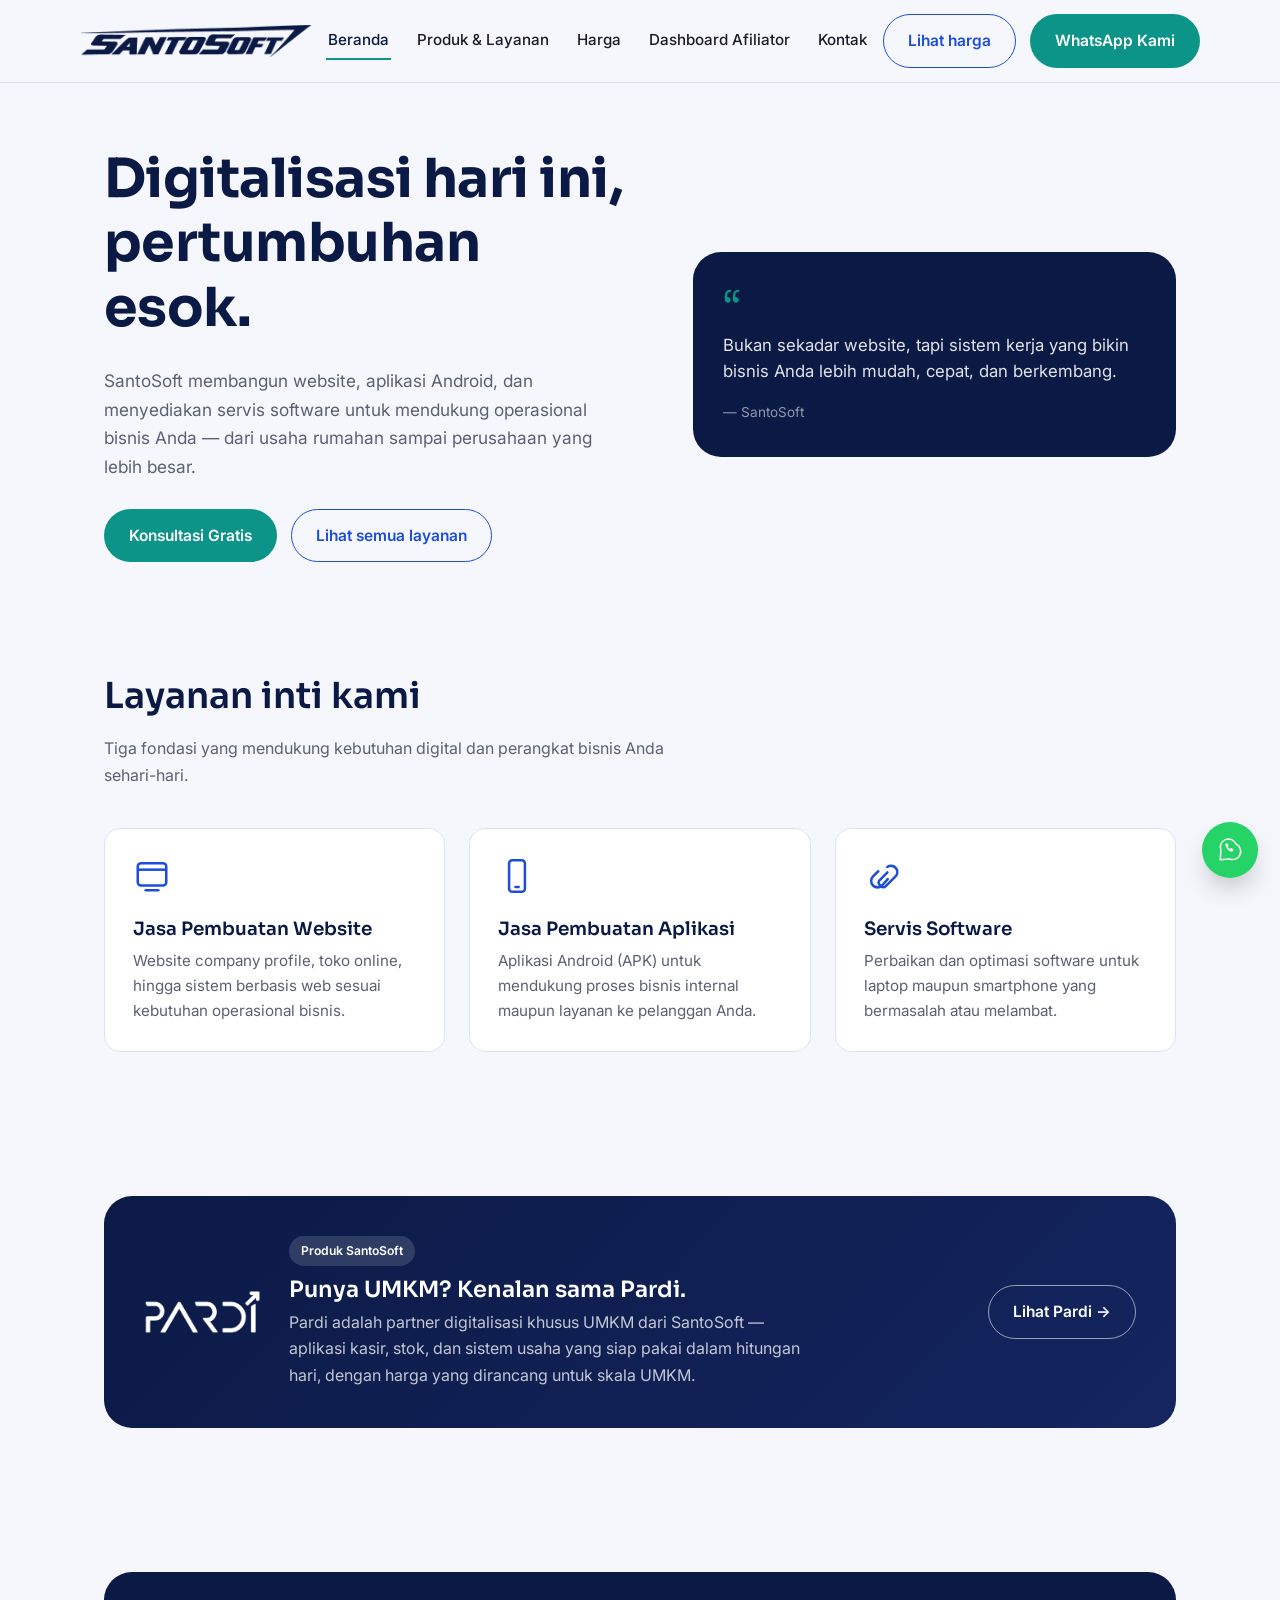
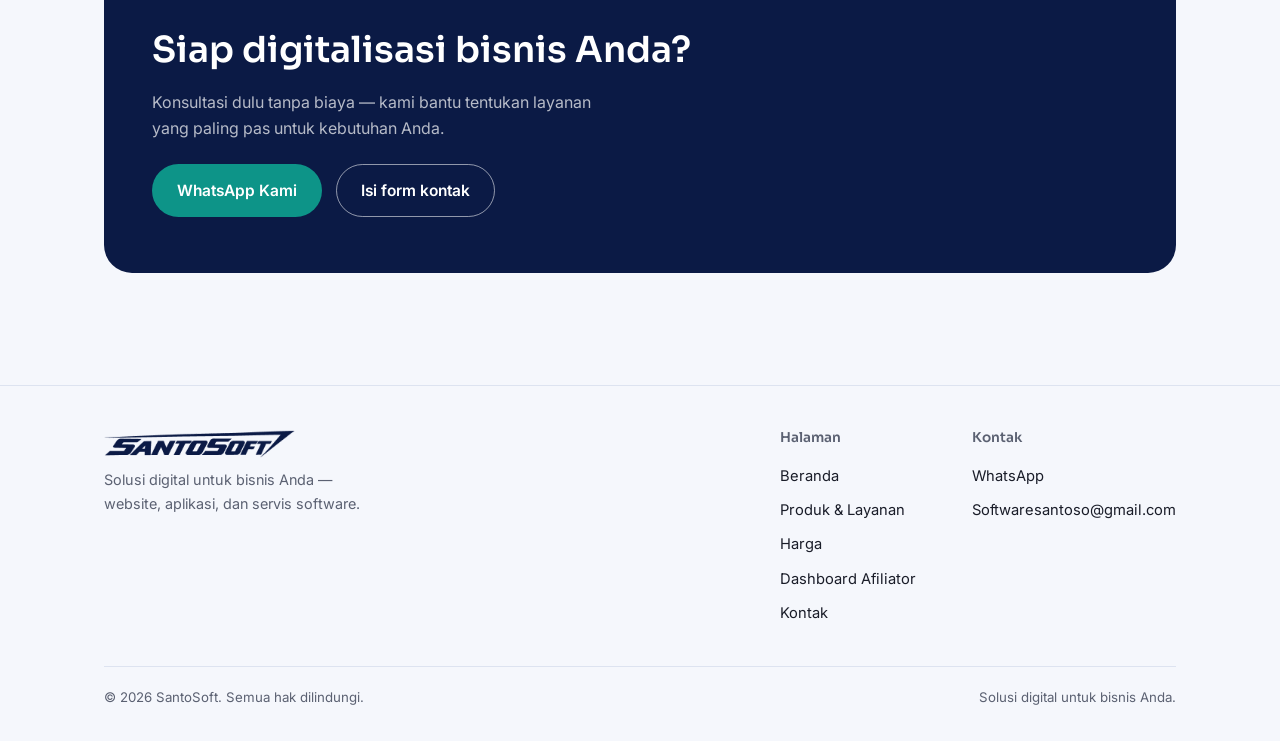
<file: index.html>
<!DOCTYPE html>
<html lang="id">
<head>
<meta charset="UTF-8">
<meta name="viewport" content="width=device-width, initial-scale=1">
<title>SantoSoft — Solusi Digital untuk Bisnis Anda</title>
<meta name="description" content="SantoSoft menyediakan jasa pembuatan website, aplikasi Android, dan servis software laptop/smartphone untuk mendukung operasional bisnis Anda.">
<link rel="manifest" href="manifest.json">
<meta name="theme-color" content="#1D4ED8">
<link rel="apple-touch-icon" href="assets/icons/apple-touch-icon.png">
<link rel="icon" href="assets/icons/favicon-32.png" sizes="32x32">
<link rel="stylesheet" href="assets/css/style.css">
</head>
<body>

<header class="site-header">
  <div class="wrap nav">
    <a href="index.html" class="nav-logo"><img src="assets/img/logo-santosoft.png" alt="SantoSoft"></a>
    <nav class="nav-links" id="nav-links">
      <a href="index.html" aria-current="page">Beranda</a>
      <a href="layanan.html">Produk &amp; Layanan</a>
      <a href="harga.html">Harga</a>
      <a href="afiliator.html">Dashboard Afiliator</a>
      <a href="kontak.html">Kontak</a>
    </nav>
    <div class="nav-cta">
      <a class="btn btn-outline" href="harga.html">Lihat harga</a>
      <a class="btn btn-primary" href="https://wa.me/6281212551846" target="_blank" rel="noopener">WhatsApp Kami</a>
      <button class="nav-toggle" aria-label="Buka menu" aria-expanded="false"><span></span><span></span><span></span></button>
    </div>
  </div>
</header>

<main>

  <section class="hero">
    <div class="wrap hero-grid">
      <div>
        <h1>Digitalisasi hari ini, pertumbuhan esok.</h1>
        <p class="hero-sub">SantoSoft membangun website, aplikasi Android, dan menyediakan servis software untuk mendukung operasional bisnis Anda — dari usaha rumahan sampai perusahaan yang lebih besar.</p>
        <div class="hero-ctas">
          <a class="btn btn-primary" href="https://wa.me/6281212551846" target="_blank" rel="noopener">Konsultasi Gratis</a>
          <a class="btn btn-outline" href="layanan.html">Lihat semua layanan</a>
        </div>
      </div>
      <div class="quote-card">
        <div class="mark">&ldquo;</div>
        <p>Bukan sekadar website, tapi sistem kerja yang bikin bisnis Anda lebih mudah, cepat, dan berkembang.</p>
        <div class="who">— SantoSoft</div>
      </div>
    </div>
  </section>

  <section>
    <div class="wrap">
      <div class="section-head">
        <h2>Layanan inti kami</h2>
        <p>Tiga fondasi yang mendukung kebutuhan digital dan perangkat bisnis Anda sehari-hari.</p>
      </div>
      <div class="value-grid">
        <div class="value-card">
          <svg class="value-mark" viewBox="0 0 24 24" fill="none"><rect x="3" y="4" width="18" height="14" rx="2" stroke="#1D4ED8" stroke-width="1.6"/><path d="M3 8h18" stroke="#1D4ED8" stroke-width="1.6"/><path d="M8 21h8" stroke="#1D4ED8" stroke-width="1.6" stroke-linecap="round"/></svg>
          <h3>Jasa Pembuatan Website</h3>
          <p>Website company profile, toko online, hingga sistem berbasis web sesuai kebutuhan operasional bisnis.</p>
        </div>
        <div class="value-card">
          <svg class="value-mark" viewBox="0 0 24 24" fill="none"><rect x="7" y="2" width="10" height="20" rx="2" stroke="#1D4ED8" stroke-width="1.6"/><path d="M11 19h2" stroke="#1D4ED8" stroke-width="1.6" stroke-linecap="round"/></svg>
          <h3>Jasa Pembuatan Aplikasi</h3>
          <p>Aplikasi Android (APK) untuk mendukung proses bisnis internal maupun layanan ke pelanggan Anda.</p>
        </div>
        <div class="value-card">
          <svg class="value-mark" viewBox="0 0 24 24" fill="none"><path d="M14.7 6.3a4 4 0 015.7 5.4l-6.8 6.8a2 2 0 01-2.8 0l-1-1a2 2 0 010-2.8l5-5" stroke="#1D4ED8" stroke-width="1.6" stroke-linecap="round" stroke-linejoin="round"/><path d="M9 9l-3.3 3.3a4 4 0 105.7 5.7L15 14" stroke="#1D4ED8" stroke-width="1.6" stroke-linecap="round" stroke-linejoin="round"/></svg>
          <h3>Servis Software</h3>
          <p>Perbaikan dan optimasi software untuk laptop maupun smartphone yang bermasalah atau melambat.</p>
        </div>
      </div>
    </div>
  </section>

  <section>
    <div class="wrap">
      <div class="pardi-card">
        <img src="assets/img/logo-pardi-white.png" alt="Pardi">
        <div>
          <span class="pardi-badge">Produk SantoSoft</span>
          <h3>Punya UMKM? Kenalan sama Pardi.</h3>
          <p>Pardi adalah partner digitalisasi khusus UMKM dari SantoSoft — aplikasi kasir, stok, dan sistem usaha yang siap pakai dalam hitungan hari, dengan harga yang dirancang untuk skala UMKM.</p>
        </div>
        <a class="btn btn-outline on-dark" href="layanan.html#pardi">Lihat Pardi &rarr;</a>
      </div>
    </div>
  </section>

  <section>
    <div class="wrap">
      <div class="cta-banner">
        <h2>Siap digitalisasi bisnis Anda?</h2>
        <p>Konsultasi dulu tanpa biaya — kami bantu tentukan layanan yang paling pas untuk kebutuhan Anda.</p>
        <div class="hero-ctas">
          <a class="btn btn-primary" href="https://wa.me/6281212551846" target="_blank" rel="noopener">WhatsApp Kami</a>
          <a class="btn btn-outline on-dark" href="kontak.html">Isi form kontak</a>
        </div>
      </div>
    </div>
  </section>

</main>

<footer class="site-footer">
  <div class="wrap">
    <div class="footer-grid">
      <div class="footer-logo">
        <img src="assets/img/logo-santosoft.png" alt="SantoSoft">
        <p class="muted" style="max-width:32ch; font-size:.9rem;">Solusi digital untuk bisnis Anda — website, aplikasi, dan servis software.</p>
      </div>
      <div class="footer-cols">
        <div class="footer-col">
          <h4>Halaman</h4>
          <a href="index.html">Beranda</a>
          <a href="layanan.html">Produk &amp; Layanan</a>
          <a href="harga.html">Harga</a>
          <a href="afiliator.html">Dashboard Afiliator</a>
          <a href="kontak.html">Kontak</a>
        </div>
        <div class="footer-col">
          <h4>Kontak</h4>
          <a href="https://wa.me/6281212551846" target="_blank" rel="noopener">WhatsApp</a>
          <a href="mailto:Softwaresantoso@gmail.com">Softwaresantoso@gmail.com</a>
        </div>
      </div>
    </div>
    <div class="footer-bottom">
      <span>&copy; 2026 SantoSoft. Semua hak dilindungi.</span>
      <span>Solusi digital untuk bisnis Anda.</span>
    </div>
  </div>
</footer>

<a class="wa-float" href="https://wa.me/6281212551846" target="_blank" rel="noopener" aria-label="Chat WhatsApp">
  <svg width="26" height="26" viewBox="0 0 24 24" fill="none"><path d="M17.5 6.5a7.5 7.5 0 10-13.9 5.7L3 21l8.9-.6a7.5 7.5 0 005.6-13.9z" stroke="#fff" stroke-width="1.4"/><path d="M8.5 8.5c.3 2.5 2.5 4.7 5 5 .5 0 1.3-.2 1.5-1 .2-.6 0-1.2-.3-1.4l-1.4-.7c-.3-.2-.6-.1-.8.1l-.4.5c-.9-.4-1.7-1.2-2.1-2.1l.5-.4c.2-.2.3-.5.1-.8l-.7-1.4c-.2-.3-.8-.5-1.4-.3-.8.2-1 1-1 1.5z" fill="#fff"/></svg>
</a>

<script src="assets/js/main.js"></script>
</body>
</html>
</file>
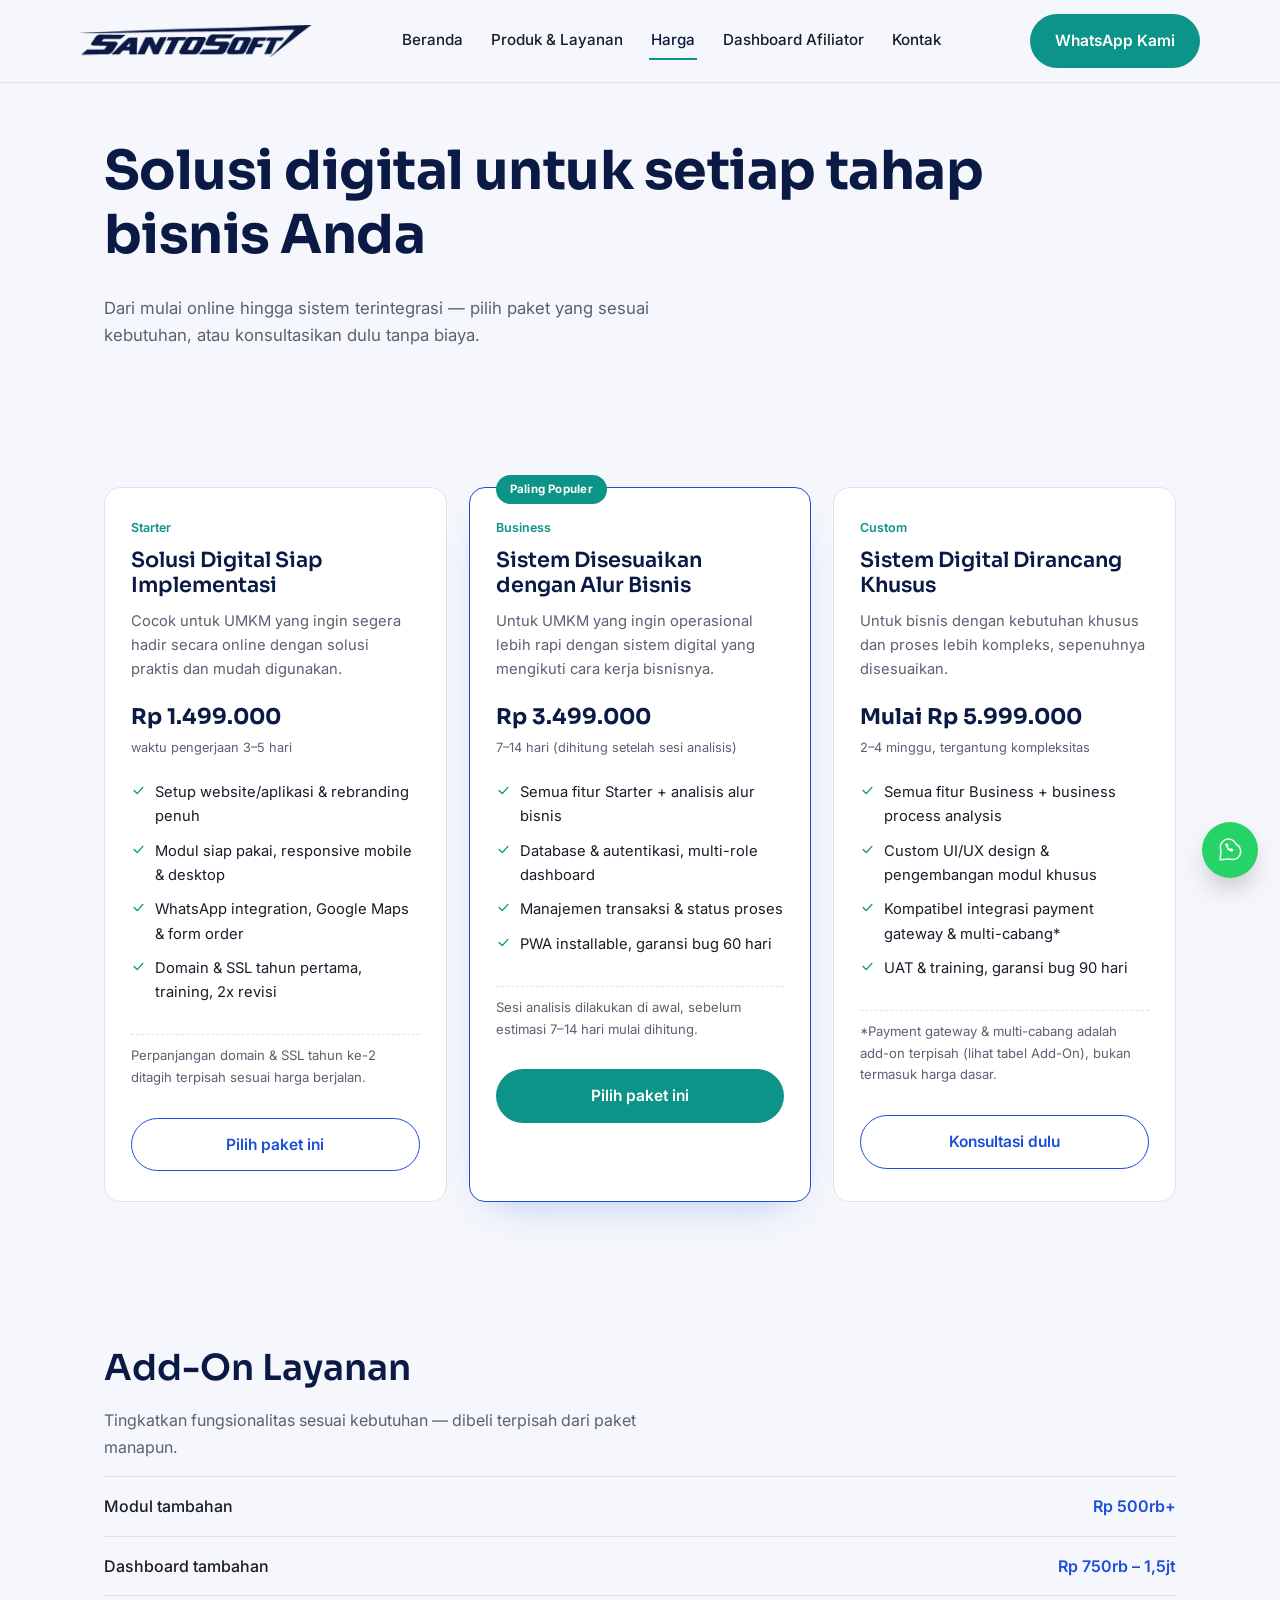
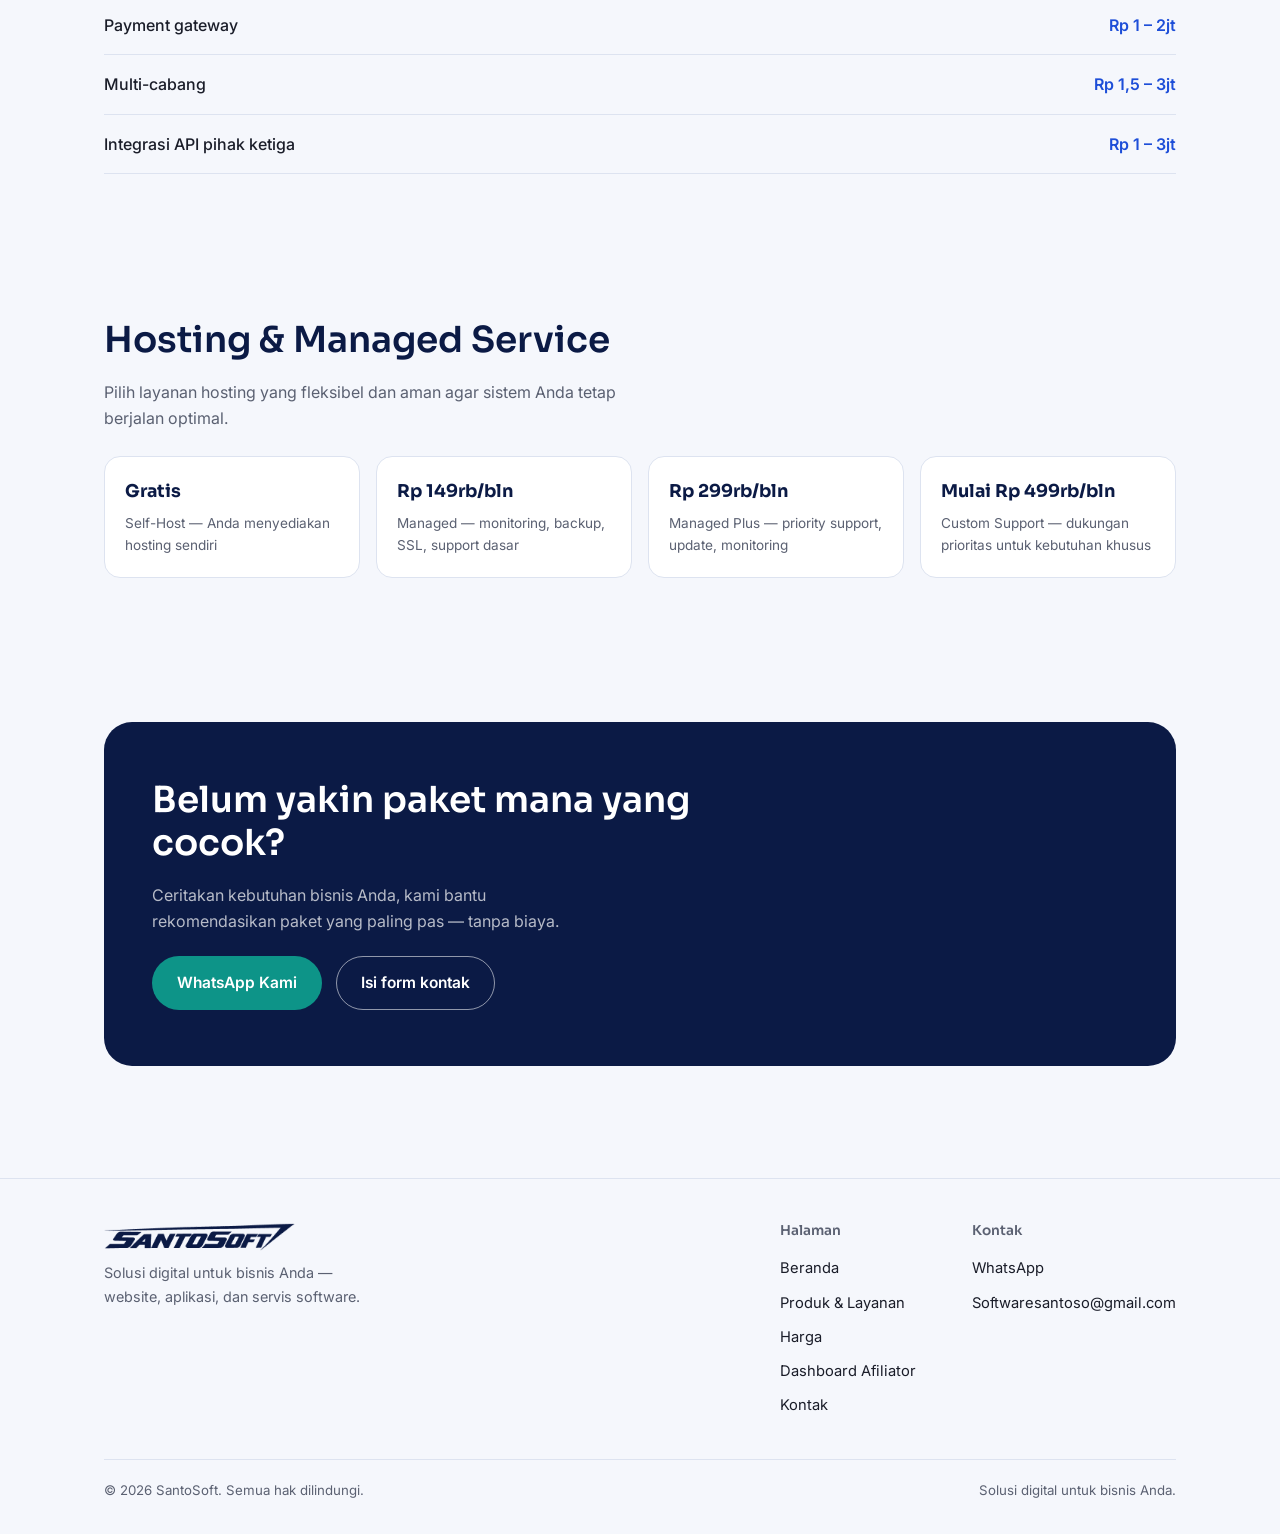
<file: harga.html>
<!DOCTYPE html>
<html lang="id">
<head>
<meta charset="UTF-8">
<meta name="viewport" content="width=device-width, initial-scale=1">
<title>Harga — SantoSoft</title>
<meta name="description" content="Paket Starter, Business, dan Custom dari SantoSoft — solusi digital untuk setiap tahap bisnis Anda.">
<link rel="manifest" href="manifest.json">
<meta name="theme-color" content="#1D4ED8">
<link rel="apple-touch-icon" href="assets/icons/apple-touch-icon.png">
<link rel="icon" href="assets/icons/favicon-32.png" sizes="32x32">
<link rel="stylesheet" href="assets/css/style.css">
</head>
<body>

<header class="site-header">
  <div class="wrap nav">
    <a href="index.html" class="nav-logo"><img src="assets/img/logo-santosoft.png" alt="SantoSoft"></a>
    <nav class="nav-links" id="nav-links">
      <a href="index.html">Beranda</a>
      <a href="layanan.html">Produk &amp; Layanan</a>
      <a href="harga.html" aria-current="page">Harga</a>
      <a href="afiliator.html">Dashboard Afiliator</a>
      <a href="kontak.html">Kontak</a>
    </nav>
    <div class="nav-cta">
      <a class="btn btn-primary" href="https://wa.me/6281212551846" target="_blank" rel="noopener">WhatsApp Kami</a>
      <button class="nav-toggle" aria-label="Buka menu" aria-expanded="false"><span></span><span></span><span></span></button>
    </div>
  </div>
</header>

<main>

  <section class="page-hero">
    <div class="wrap">
      <h1>Solusi digital untuk setiap tahap bisnis Anda</h1>
      <p>Dari mulai online hingga sistem terintegrasi — pilih paket yang sesuai kebutuhan, atau konsultasikan dulu tanpa biaya.</p>
    </div>
  </section>

  <section>
    <div class="wrap">
      <div class="pkg-grid">

        <div class="pkg-card">
          <div class="pkg-tag">Starter</div>
          <h3>Solusi Digital Siap Implementasi</h3>
          <p class="pkg-fit">Cocok untuk UMKM yang ingin segera hadir secara online dengan solusi praktis dan mudah digunakan.</p>
          <div class="pkg-price">Rp 1.499.000<span>waktu pengerjaan 3–5 hari</span></div>
          <ul class="pkg-list">
            <li><svg width="15" height="15" viewBox="0 0 24 24" fill="none"><path d="M5 12l5 5L19 7" stroke="#0D9488" stroke-width="2.2" stroke-linecap="round" stroke-linejoin="round"/></svg>Setup website/aplikasi &amp; rebranding penuh</li>
            <li><svg width="15" height="15" viewBox="0 0 24 24" fill="none"><path d="M5 12l5 5L19 7" stroke="#0D9488" stroke-width="2.2" stroke-linecap="round" stroke-linejoin="round"/></svg>Modul siap pakai, responsive mobile &amp; desktop</li>
            <li><svg width="15" height="15" viewBox="0 0 24 24" fill="none"><path d="M5 12l5 5L19 7" stroke="#0D9488" stroke-width="2.2" stroke-linecap="round" stroke-linejoin="round"/></svg>WhatsApp integration, Google Maps &amp; form order</li>
            <li><svg width="15" height="15" viewBox="0 0 24 24" fill="none"><path d="M5 12l5 5L19 7" stroke="#0D9488" stroke-width="2.2" stroke-linecap="round" stroke-linejoin="round"/></svg>Domain &amp; SSL tahun pertama, training, 2x revisi</li>
          </ul>
          <p class="pkg-note">Perpanjangan domain &amp; SSL tahun ke-2 ditagih terpisah sesuai harga berjalan.</p>
          <a class="btn btn-outline" href="kontak.html" style="margin-top:16px;">Pilih paket ini</a>
        </div>

        <div class="pkg-card featured">
          <div class="pkg-featured-tag">Paling Populer</div>
          <div class="pkg-tag">Business</div>
          <h3>Sistem Disesuaikan dengan Alur Bisnis</h3>
          <p class="pkg-fit">Untuk UMKM yang ingin operasional lebih rapi dengan sistem digital yang mengikuti cara kerja bisnisnya.</p>
          <div class="pkg-price">Rp 3.499.000<span>7–14 hari (dihitung setelah sesi analisis)</span></div>
          <ul class="pkg-list">
            <li><svg width="15" height="15" viewBox="0 0 24 24" fill="none"><path d="M5 12l5 5L19 7" stroke="#0D9488" stroke-width="2.2" stroke-linecap="round" stroke-linejoin="round"/></svg>Semua fitur Starter + analisis alur bisnis</li>
            <li><svg width="15" height="15" viewBox="0 0 24 24" fill="none"><path d="M5 12l5 5L19 7" stroke="#0D9488" stroke-width="2.2" stroke-linecap="round" stroke-linejoin="round"/></svg>Database &amp; autentikasi, multi-role dashboard</li>
            <li><svg width="15" height="15" viewBox="0 0 24 24" fill="none"><path d="M5 12l5 5L19 7" stroke="#0D9488" stroke-width="2.2" stroke-linecap="round" stroke-linejoin="round"/></svg>Manajemen transaksi &amp; status proses</li>
            <li><svg width="15" height="15" viewBox="0 0 24 24" fill="none"><path d="M5 12l5 5L19 7" stroke="#0D9488" stroke-width="2.2" stroke-linecap="round" stroke-linejoin="round"/></svg>PWA installable, garansi bug 60 hari</li>
          </ul>
          <p class="pkg-note">Sesi analisis dilakukan di awal, sebelum estimasi 7–14 hari mulai dihitung.</p>
          <a class="btn btn-primary" href="kontak.html" style="margin-top:16px;">Pilih paket ini</a>
        </div>

        <div class="pkg-card">
          <div class="pkg-tag">Custom</div>
          <h3>Sistem Digital Dirancang Khusus</h3>
          <p class="pkg-fit">Untuk bisnis dengan kebutuhan khusus dan proses lebih kompleks, sepenuhnya disesuaikan.</p>
          <div class="pkg-price">Mulai Rp 5.999.000<span>2–4 minggu, tergantung kompleksitas</span></div>
          <ul class="pkg-list">
            <li><svg width="15" height="15" viewBox="0 0 24 24" fill="none"><path d="M5 12l5 5L19 7" stroke="#0D9488" stroke-width="2.2" stroke-linecap="round" stroke-linejoin="round"/></svg>Semua fitur Business + business process analysis</li>
            <li><svg width="15" height="15" viewBox="0 0 24 24" fill="none"><path d="M5 12l5 5L19 7" stroke="#0D9488" stroke-width="2.2" stroke-linecap="round" stroke-linejoin="round"/></svg>Custom UI/UX design &amp; pengembangan modul khusus</li>
            <li><svg width="15" height="15" viewBox="0 0 24 24" fill="none"><path d="M5 12l5 5L19 7" stroke="#0D9488" stroke-width="2.2" stroke-linecap="round" stroke-linejoin="round"/></svg>Kompatibel integrasi payment gateway &amp; multi-cabang*</li>
            <li><svg width="15" height="15" viewBox="0 0 24 24" fill="none"><path d="M5 12l5 5L19 7" stroke="#0D9488" stroke-width="2.2" stroke-linecap="round" stroke-linejoin="round"/></svg>UAT &amp; training, garansi bug 90 hari</li>
          </ul>
          <p class="pkg-note">*Payment gateway &amp; multi-cabang adalah add-on terpisah (lihat tabel Add-On), bukan termasuk harga dasar.</p>
          <a class="btn btn-outline" href="kontak.html" style="margin-top:16px;">Konsultasi dulu</a>
        </div>

      </div>
    </div>
  </section>

  <section>
    <div class="wrap">
      <div class="section-head">
        <h2>Add-On Layanan</h2>
        <p>Tingkatkan fungsionalitas sesuai kebutuhan — dibeli terpisah dari paket manapun.</p>
      </div>
      <div class="addon-list">
        <div class="addon-row"><span class="name">Modul tambahan</span><span class="price">Rp 500rb+</span></div>
        <div class="addon-row"><span class="name">Dashboard tambahan</span><span class="price">Rp 750rb – 1,5jt</span></div>
        <div class="addon-row"><span class="name">Payment gateway</span><span class="price">Rp 1 – 2jt</span></div>
        <div class="addon-row"><span class="name">Multi-cabang</span><span class="price">Rp 1,5 – 3jt</span></div>
        <div class="addon-row"><span class="name">Integrasi API pihak ketiga</span><span class="price">Rp 1 – 3jt</span></div>
      </div>
    </div>
  </section>

  <section>
    <div class="wrap">
      <div class="section-head">
        <h2>Hosting &amp; Managed Service</h2>
        <p>Pilih layanan hosting yang fleksibel dan aman agar sistem Anda tetap berjalan optimal.</p>
      </div>
      <div class="hosting-grid">
        <div class="hosting-card"><div class="price">Gratis</div><p>Self-Host — Anda menyediakan hosting sendiri</p></div>
        <div class="hosting-card"><div class="price">Rp 149rb/bln</div><p>Managed — monitoring, backup, SSL, support dasar</p></div>
        <div class="hosting-card"><div class="price">Rp 299rb/bln</div><p>Managed Plus — priority support, update, monitoring</p></div>
        <div class="hosting-card"><div class="price">Mulai Rp 499rb/bln</div><p>Custom Support — dukungan prioritas untuk kebutuhan khusus</p></div>
      </div>
    </div>
  </section>

  <section>
    <div class="wrap">
      <div class="cta-banner">
        <h2>Belum yakin paket mana yang cocok?</h2>
        <p>Ceritakan kebutuhan bisnis Anda, kami bantu rekomendasikan paket yang paling pas — tanpa biaya.</p>
        <div class="hero-ctas">
          <a class="btn btn-primary" href="https://wa.me/6281212551846" target="_blank" rel="noopener">WhatsApp Kami</a>
          <a class="btn btn-outline on-dark" href="kontak.html">Isi form kontak</a>
        </div>
      </div>
    </div>
  </section>

</main>

<footer class="site-footer">
  <div class="wrap">
    <div class="footer-grid">
      <div class="footer-logo">
        <img src="assets/img/logo-santosoft.png" alt="SantoSoft">
        <p class="muted" style="max-width:32ch; font-size:.9rem;">Solusi digital untuk bisnis Anda — website, aplikasi, dan servis software.</p>
      </div>
      <div class="footer-cols">
        <div class="footer-col">
          <h4>Halaman</h4>
          <a href="index.html">Beranda</a>
          <a href="layanan.html">Produk &amp; Layanan</a>
          <a href="harga.html">Harga</a>
          <a href="afiliator.html">Dashboard Afiliator</a>
          <a href="kontak.html">Kontak</a>
        </div>
        <div class="footer-col">
          <h4>Kontak</h4>
          <a href="https://wa.me/6281212551846" target="_blank" rel="noopener">WhatsApp</a>
          <a href="mailto:Softwaresantoso@gmail.com">Softwaresantoso@gmail.com</a>
        </div>
      </div>
    </div>
    <div class="footer-bottom">
      <span>&copy; 2026 SantoSoft. Semua hak dilindungi.</span>
      <span>Solusi digital untuk bisnis Anda.</span>
    </div>
  </div>
</footer>

<a class="wa-float" href="https://wa.me/6281212551846" target="_blank" rel="noopener" aria-label="Chat WhatsApp">
  <svg width="26" height="26" viewBox="0 0 24 24" fill="none"><path d="M17.5 6.5a7.5 7.5 0 10-13.9 5.7L3 21l8.9-.6a7.5 7.5 0 005.6-13.9z" stroke="#fff" stroke-width="1.4"/><path d="M8.5 8.5c.3 2.5 2.5 4.7 5 5 .5 0 1.3-.2 1.5-1 .2-.6 0-1.2-.3-1.4l-1.4-.7c-.3-.2-.6-.1-.8.1l-.4.5c-.9-.4-1.7-1.2-2.1-2.1l.5-.4c.2-.2.3-.5.1-.8l-.7-1.4c-.2-.3-.8-.5-1.4-.3-.8.2-1 1-1 1.5z" fill="#fff"/></svg>
</a>

<script src="assets/js/main.js"></script>
</body>
</html>
</file>
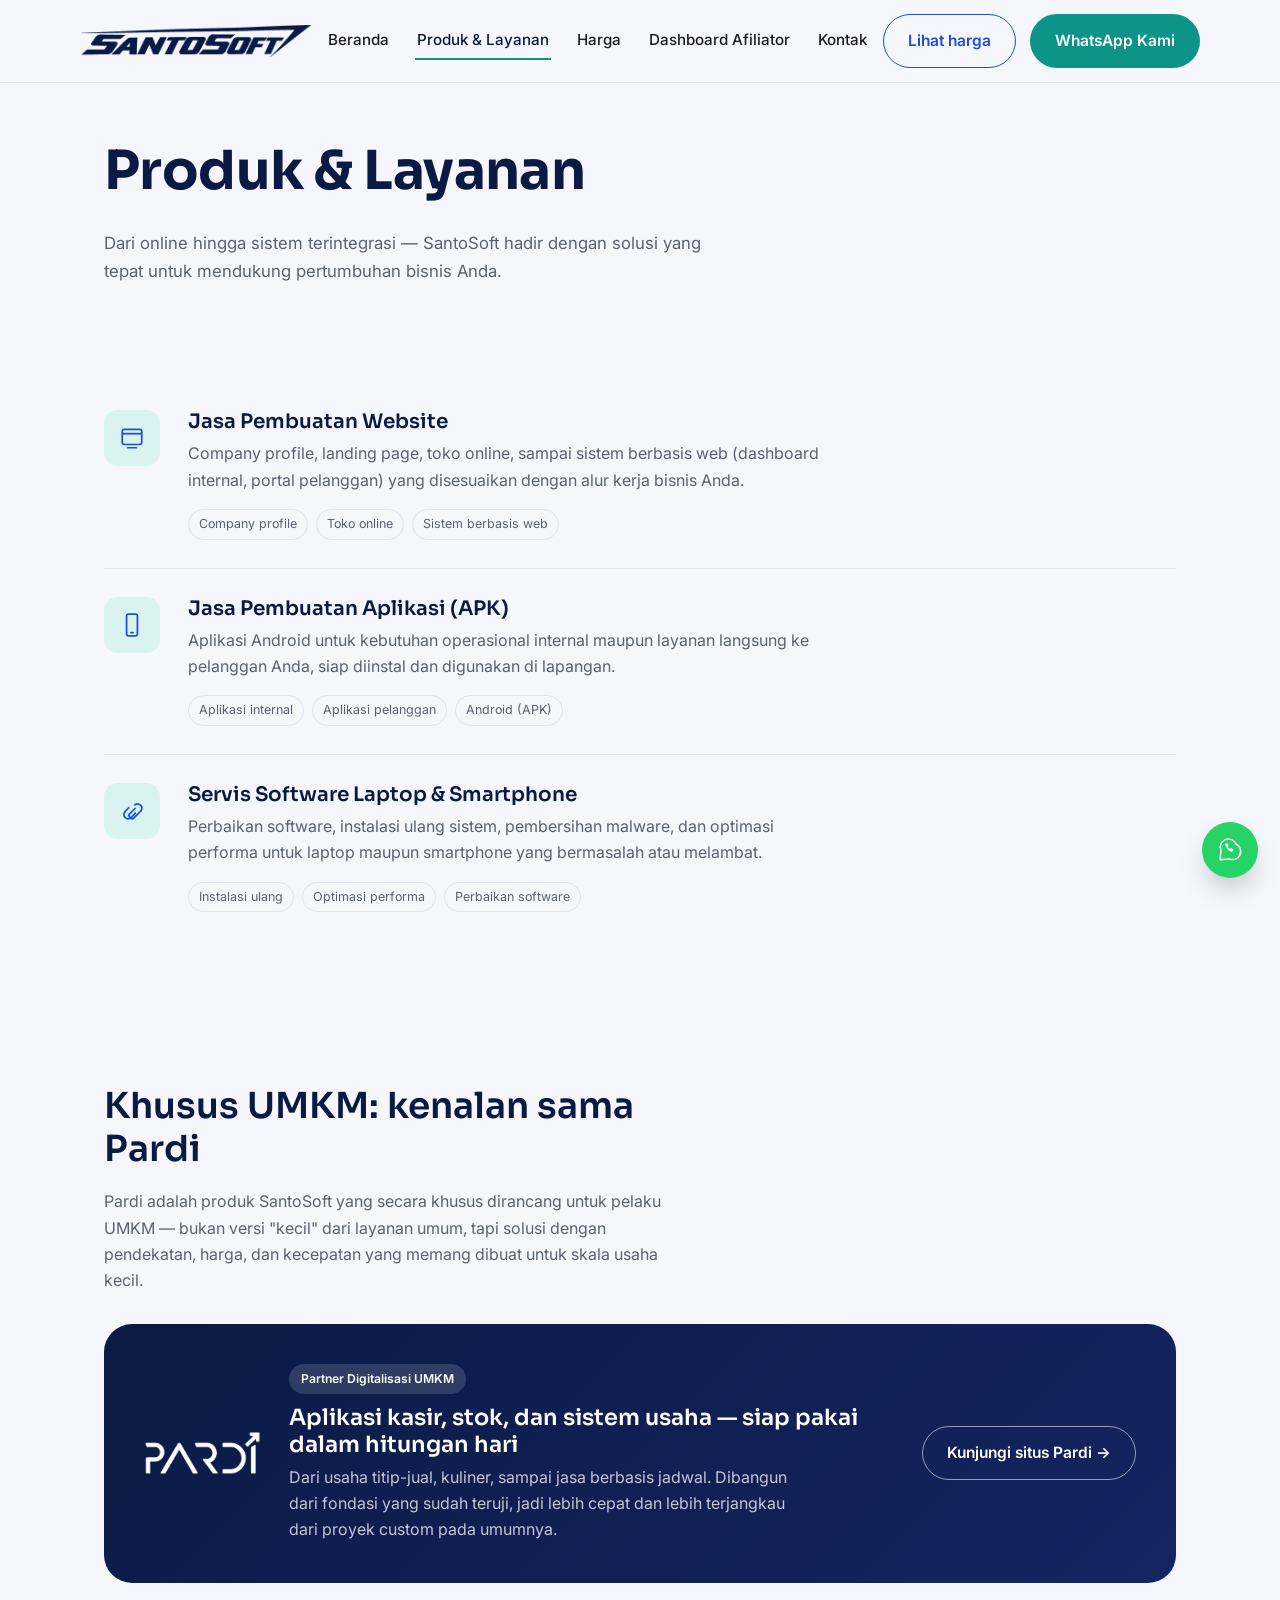
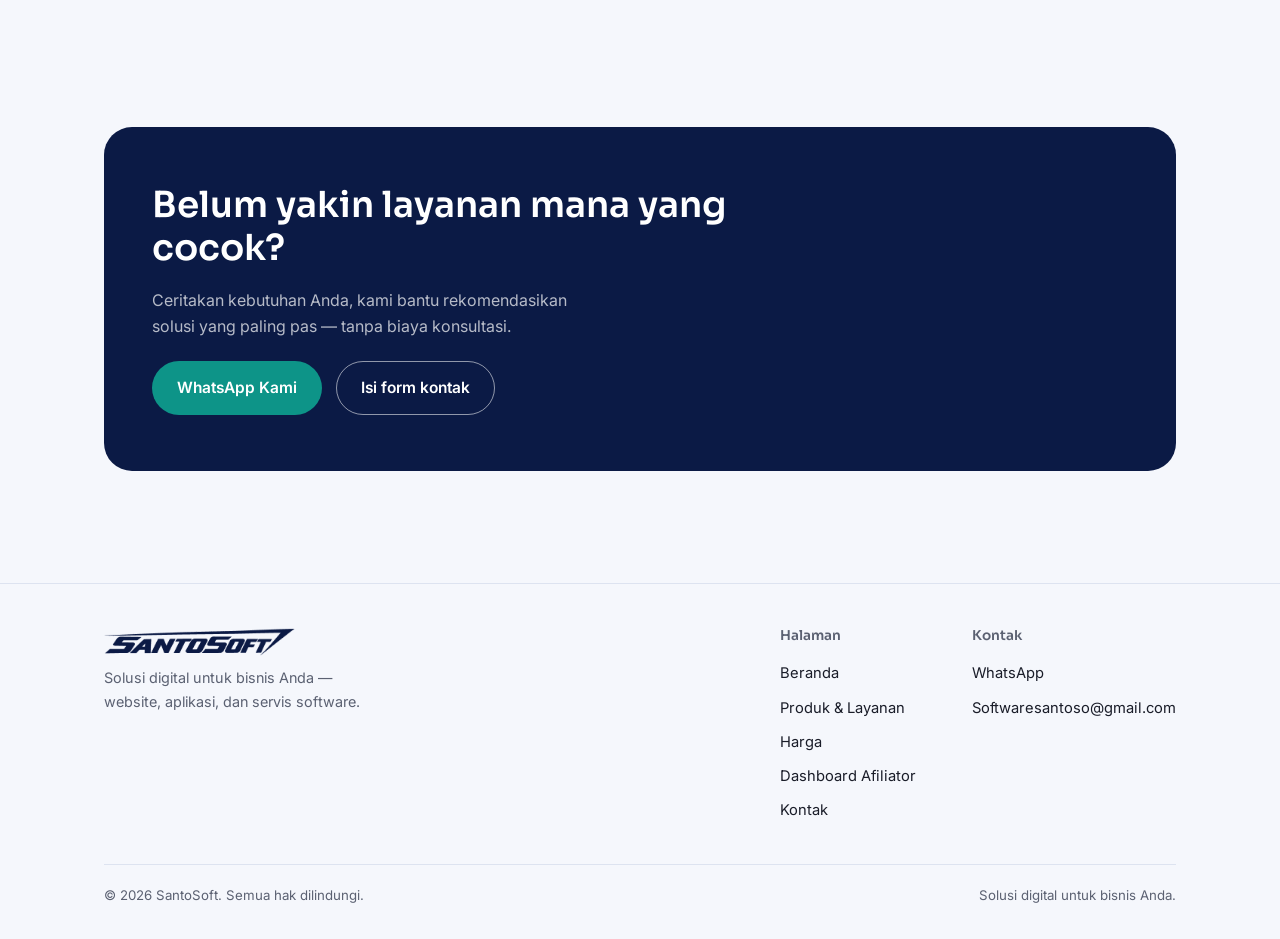
<file: layanan.html>
<!DOCTYPE html>
<html lang="id">
<head>
<meta charset="UTF-8">
<meta name="viewport" content="width=device-width, initial-scale=1">
<title>Produk &amp; Layanan — SantoSoft</title>
<meta name="description" content="Jasa pembuatan website, aplikasi Android, servis software, dan Pardi — produk digitalisasi khusus UMKM dari SantoSoft.">
<link rel="manifest" href="manifest.json">
<meta name="theme-color" content="#1D4ED8">
<link rel="apple-touch-icon" href="assets/icons/apple-touch-icon.png">
<link rel="icon" href="assets/icons/favicon-32.png" sizes="32x32">
<link rel="stylesheet" href="assets/css/style.css">
</head>
<body>

<header class="site-header">
  <div class="wrap nav">
    <a href="index.html" class="nav-logo"><img src="assets/img/logo-santosoft.png" alt="SantoSoft"></a>
    <nav class="nav-links" id="nav-links">
      <a href="index.html">Beranda</a>
      <a href="layanan.html" aria-current="page">Produk &amp; Layanan</a>
      <a href="harga.html">Harga</a>
      <a href="afiliator.html">Dashboard Afiliator</a>
      <a href="kontak.html">Kontak</a>
    </nav>
    <div class="nav-cta">
      <a class="btn btn-outline" href="harga.html">Lihat harga</a>
      <a class="btn btn-primary" href="https://wa.me/6281212551846" target="_blank" rel="noopener">WhatsApp Kami</a>
      <button class="nav-toggle" aria-label="Buka menu" aria-expanded="false"><span></span><span></span><span></span></button>
    </div>
  </div>
</header>

<main>

  <section class="page-hero">
    <div class="wrap">
      <h1>Produk &amp; Layanan</h1>
      <p>Dari online hingga sistem terintegrasi — SantoSoft hadir dengan solusi yang tepat untuk mendukung pertumbuhan bisnis Anda.</p>
    </div>
  </section>

  <section>
    <div class="wrap">

      <div class="service-row">
        <div class="service-icon">
          <svg width="26" height="26" viewBox="0 0 24 24" fill="none"><rect x="3" y="4" width="18" height="14" rx="2" stroke="#1D4ED8" stroke-width="1.6"/><path d="M3 8h18" stroke="#1D4ED8" stroke-width="1.6"/><path d="M8 21h8" stroke="#1D4ED8" stroke-width="1.6" stroke-linecap="round"/></svg>
        </div>
        <div>
          <h3>Jasa Pembuatan Website</h3>
          <p>Company profile, landing page, toko online, sampai sistem berbasis web (dashboard internal, portal pelanggan) yang disesuaikan dengan alur kerja bisnis Anda.</p>
          <div class="service-tags"><span>Company profile</span><span>Toko online</span><span>Sistem berbasis web</span></div>
        </div>
      </div>

      <div class="service-row">
        <div class="service-icon">
          <svg width="26" height="26" viewBox="0 0 24 24" fill="none"><rect x="7" y="2" width="10" height="20" rx="2" stroke="#1D4ED8" stroke-width="1.6"/><path d="M11 19h2" stroke="#1D4ED8" stroke-width="1.6" stroke-linecap="round"/></svg>
        </div>
        <div>
          <h3>Jasa Pembuatan Aplikasi (APK)</h3>
          <p>Aplikasi Android untuk kebutuhan operasional internal maupun layanan langsung ke pelanggan Anda, siap diinstal dan digunakan di lapangan.</p>
          <div class="service-tags"><span>Aplikasi internal</span><span>Aplikasi pelanggan</span><span>Android (APK)</span></div>
        </div>
      </div>

      <div class="service-row">
        <div class="service-icon">
          <svg width="26" height="26" viewBox="0 0 24 24" fill="none"><path d="M14.7 6.3a4 4 0 015.7 5.4l-6.8 6.8a2 2 0 01-2.8 0l-1-1a2 2 0 010-2.8l5-5" stroke="#1D4ED8" stroke-width="1.6" stroke-linecap="round" stroke-linejoin="round"/><path d="M9 9l-3.3 3.3a4 4 0 105.7 5.7L15 14" stroke="#1D4ED8" stroke-width="1.6" stroke-linecap="round" stroke-linejoin="round"/></svg>
        </div>
        <div>
          <h3>Servis Software Laptop &amp; Smartphone</h3>
          <p>Perbaikan software, instalasi ulang sistem, pembersihan malware, dan optimasi performa untuk laptop maupun smartphone yang bermasalah atau melambat.</p>
          <div class="service-tags"><span>Instalasi ulang</span><span>Optimasi performa</span><span>Perbaikan software</span></div>
        </div>
      </div>

    </div>
  </section>

  <section id="pardi">
    <div class="wrap">
      <div class="section-head">
        <h2>Khusus UMKM: kenalan sama Pardi</h2>
        <p>Pardi adalah produk SantoSoft yang secara khusus dirancang untuk pelaku UMKM — bukan versi "kecil" dari layanan umum, tapi solusi dengan pendekatan, harga, dan kecepatan yang memang dibuat untuk skala usaha kecil.</p>
      </div>
      <div class="pardi-card" style="margin-top:30px;">
        <img src="assets/img/logo-pardi-white.png" alt="Pardi">
        <div>
          <span class="pardi-badge">Partner Digitalisasi UMKM</span>
          <h3>Aplikasi kasir, stok, dan sistem usaha — siap pakai dalam hitungan hari</h3>
          <p>Dari usaha titip-jual, kuliner, sampai jasa berbasis jadwal. Dibangun dari fondasi yang sudah teruji, jadi lebih cepat dan lebih terjangkau dari proyek custom pada umumnya.</p>
        </div>
        <a class="btn btn-outline on-dark" href="https://pardi-website.web.app" target="_blank" rel="noopener">Kunjungi situs Pardi &rarr;</a>
      </div>
    </div>
  </section>

  <section>
    <div class="wrap">
      <div class="cta-banner">
        <h2>Belum yakin layanan mana yang cocok?</h2>
        <p>Ceritakan kebutuhan Anda, kami bantu rekomendasikan solusi yang paling pas — tanpa biaya konsultasi.</p>
        <div class="hero-ctas">
          <a class="btn btn-primary" href="https://wa.me/6281212551846" target="_blank" rel="noopener">WhatsApp Kami</a>
          <a class="btn btn-outline on-dark" href="kontak.html">Isi form kontak</a>
        </div>
      </div>
    </div>
  </section>

</main>

<footer class="site-footer">
  <div class="wrap">
    <div class="footer-grid">
      <div class="footer-logo">
        <img src="assets/img/logo-santosoft.png" alt="SantoSoft">
        <p class="muted" style="max-width:32ch; font-size:.9rem;">Solusi digital untuk bisnis Anda — website, aplikasi, dan servis software.</p>
      </div>
      <div class="footer-cols">
        <div class="footer-col">
          <h4>Halaman</h4>
          <a href="index.html">Beranda</a>
          <a href="layanan.html">Produk &amp; Layanan</a>
          <a href="harga.html">Harga</a>
          <a href="afiliator.html">Dashboard Afiliator</a>
          <a href="kontak.html">Kontak</a>
        </div>
        <div class="footer-col">
          <h4>Kontak</h4>
          <a href="https://wa.me/6281212551846" target="_blank" rel="noopener">WhatsApp</a>
          <a href="mailto:Softwaresantoso@gmail.com">Softwaresantoso@gmail.com</a>
        </div>
      </div>
    </div>
    <div class="footer-bottom">
      <span>&copy; 2026 SantoSoft. Semua hak dilindungi.</span>
      <span>Solusi digital untuk bisnis Anda.</span>
    </div>
  </div>
</footer>

<a class="wa-float" href="https://wa.me/6281212551846" target="_blank" rel="noopener" aria-label="Chat WhatsApp">
  <svg width="26" height="26" viewBox="0 0 24 24" fill="none"><path d="M17.5 6.5a7.5 7.5 0 10-13.9 5.7L3 21l8.9-.6a7.5 7.5 0 005.6-13.9z" stroke="#fff" stroke-width="1.4"/><path d="M8.5 8.5c.3 2.5 2.5 4.7 5 5 .5 0 1.3-.2 1.5-1 .2-.6 0-1.2-.3-1.4l-1.4-.7c-.3-.2-.6-.1-.8.1l-.4.5c-.9-.4-1.7-1.2-2.1-2.1l.5-.4c.2-.2.3-.5.1-.8l-.7-1.4c-.2-.3-.8-.5-1.4-.3-.8.2-1 1-1 1.5z" fill="#fff"/></svg>
</a>

<script src="assets/js/main.js"></script>
</body>
</html>
</file>
<file: assets/css/style.css>
@import url('https://fonts.googleapis.com/css2?family=Sora:wght@400;500;600;700&family=Inter:wght@400;500;600&display=swap');

:root{
  --blue-900:#0B1A45;
  --blue-700:#1D4ED8;
  --blue-600:#2563EB;
  --teal-500:#0D9488;
  --teal-100:#D8F3F0;
  --paper:#F5F7FC;
  --white:#FFFFFF;
  --ink:#1A1D29;
  --ink-muted:#5B6172;
  --border:#DDE3F0;
  --radius-sm:10px;
  --radius-md:16px;
  --radius-lg:28px;
  --maxw:1120px;
}

*,*::before,*::after{box-sizing:border-box;}
html{scroll-behavior:smooth;}
body{
  margin:0; background:var(--paper); color:var(--ink);
  font-family:'Inter',system-ui,sans-serif; font-size:16px; line-height:1.65;
  -webkit-font-smoothing:antialiased;
}
h1,h2,h3,h4{ font-family:'Sora',system-ui,sans-serif; color:var(--blue-900); line-height:1.2; margin:0 0 .5em; font-weight:600; }
h1{font-size:clamp(2.1rem,4.2vw,3.4rem); font-weight:700; letter-spacing:-.01em;}
h2{font-size:clamp(1.6rem,2.8vw,2.3rem);}
h3{font-size:1.15rem; font-weight:600;}
p{margin:0 0 1em; color:var(--ink);}
a{color:inherit; text-decoration:none;}
img{max-width:100%; display:block;}
ul{margin:0; padding:0; list-style:none;}
:focus-visible{outline:2.5px solid var(--teal-500); outline-offset:3px;}

.wrap{max-width:var(--maxw); margin:0 auto; padding:0 24px;}
section{padding:72px 0;}
@media (max-width:640px){ section{padding:52px 0;} }
.muted{color:var(--ink-muted);}

/* ---------- Buttons ---------- */
.btn{display:inline-flex; align-items:center; gap:8px; padding:13px 24px; border-radius:999px; font-weight:600; font-size:.97rem; border:1.5px solid transparent; cursor:pointer; transition:transform .15s ease, background .15s ease;}
.btn:hover{transform:translateY(-1px);}
.btn-primary{background:var(--teal-500); color:#fff;}
.btn-primary:hover{background:#0B7C71;}
.btn-outline{background:transparent; border-color:var(--blue-700); color:var(--blue-700);}
.btn-outline:hover{background:var(--blue-700); color:#fff;}
.btn-outline.on-dark{border-color:rgba(255,255,255,.55); color:#fff;}
.btn-outline.on-dark:hover{background:#fff; color:var(--blue-900);}

/* ---------- Header / Nav ---------- */
.site-header{position:sticky; top:0; z-index:40; background:rgba(245,247,252,.92); backdrop-filter:blur(8px); border-bottom:1px solid var(--border);}
.nav{display:flex; align-items:center; justify-content:space-between; padding:14px 0;}
.nav-logo img{height:34px; width:auto;}
.nav-links{display:flex; align-items:center; gap:24px;}
.nav-links a{font-weight:500; font-size:.95rem; color:var(--ink); padding:6px 2px; border-bottom:2px solid transparent;}
.nav-links a:hover, .nav-links a[aria-current="page"]{border-color:var(--teal-500); color:var(--blue-900);}
.nav-cta{display:flex; align-items:center; gap:14px;}
.nav-toggle{display:none; background:none; border:none; padding:8px; cursor:pointer;}
.nav-toggle span{display:block; width:22px; height:2px; background:var(--blue-900); margin:5px 0; border-radius:2px;}
@media (max-width:900px){
  .nav-links{position:fixed; inset:64px 0 auto 0; background:var(--paper); border-bottom:1px solid var(--border); flex-direction:column; align-items:flex-start; gap:0; padding:8px 24px 18px; transform:translateY(-8px); opacity:0; pointer-events:none; transition:opacity .18s ease, transform .18s ease;}
  .nav-links.open{transform:translateY(0); opacity:1; pointer-events:auto;}
  .nav-links a{width:100%; padding:12px 0; border-bottom:1px solid var(--border);}
  .nav-cta .btn-outline{display:none;}
  .nav-toggle{display:block;}
}

/* ---------- Hero ---------- */
.hero{padding:64px 0 40px;}
.hero-grid{display:grid; grid-template-columns:1.05fr .95fr; gap:56px; align-items:center;}
@media (max-width:900px){ .hero-grid{grid-template-columns:1fr; gap:40px;} }
.hero h1{max-width:16ch;}
.hero-sub{font-size:1.08rem; color:var(--ink-muted); max-width:46ch; margin-bottom:1.6em;}
.hero-ctas{display:flex; gap:14px; flex-wrap:wrap;}
.quote-card{background:var(--blue-900); border-radius:var(--radius-lg); padding:34px 30px; color:#fff; position:relative;}
.quote-card .mark{font-family:'Sora',sans-serif; font-size:2.6rem; color:var(--teal-500); line-height:1; margin-bottom:6px;}
.quote-card p{color:rgba(255,255,255,.88); font-size:1.05rem; line-height:1.5;}
.quote-card .who{margin-top:14px; color:rgba(255,255,255,.55); font-size:.85rem;}

/* ---------- Value / service cards ---------- */
.value-grid{display:grid; grid-template-columns:repeat(3,1fr); gap:24px; margin-top:40px;}
@media (max-width:760px){ .value-grid{grid-template-columns:1fr;} }
.value-card{background:var(--white); border:1px solid var(--border); border-radius:var(--radius-md); padding:28px;}
.value-mark{width:38px; height:38px; margin-bottom:16px;}
.value-card h3{margin-bottom:.4em;}
.value-card p{color:var(--ink-muted); font-size:.95rem; margin:0;}

.section-head{max-width:56ch; margin-bottom:8px;}
.section-head p{color:var(--ink-muted);}

/* ---------- Service list (Layanan page) ---------- */
.service-row{display:grid; grid-template-columns:64px 1fr; gap:20px; padding:28px 0; border-bottom:1px solid var(--border);}
.service-row:last-child{border-bottom:none;}
.service-icon{width:56px; height:56px; border-radius:14px; background:var(--teal-100); display:flex; align-items:center; justify-content:center;}
.service-row h3{font-size:1.25rem; margin-bottom:6px;}
.service-row p{color:var(--ink-muted); max-width:64ch;}
.service-tags{display:flex; gap:8px; flex-wrap:wrap; margin-top:10px;}
.service-tags span{font-size:.78rem; background:var(--paper); border:1px solid var(--border); padding:4px 10px; border-radius:999px; color:var(--ink-muted);}

/* ---------- Pardi highlight card ---------- */
.pardi-card{
  background:linear-gradient(135deg, var(--blue-900), #142560);
  border-radius:var(--radius-lg); padding:40px; color:#fff;
  display:grid; grid-template-columns:auto 1fr auto; gap:28px; align-items:center;
}
@media (max-width:760px){ .pardi-card{grid-template-columns:1fr; text-align:left;} }
.pardi-card img{height:44px; width:auto;}
.pardi-card h3{color:#fff; font-size:1.4rem; margin-bottom:6px;}
.pardi-card p{color:rgba(255,255,255,.75); margin:0; max-width:52ch;}
.pardi-badge{display:inline-block; background:rgba(255,255,255,.14); color:#fff; font-size:.76rem; font-weight:600; padding:5px 12px; border-radius:999px; margin-bottom:10px;}

/* ---------- Package cards (Harga page) ---------- */
.pkg-grid{display:grid; grid-template-columns:repeat(3,1fr); gap:22px; margin-top:40px; align-items:stretch;}
@media (max-width:900px){ .pkg-grid{grid-template-columns:1fr;} }
.pkg-card{background:var(--white); border:1px solid var(--border); border-radius:var(--radius-md); padding:30px 26px; display:flex; flex-direction:column; position:relative;}
.pkg-card.featured{border-color:var(--blue-700); box-shadow:0 18px 40px -22px rgba(29,78,216,.35);}
.pkg-featured-tag{position:absolute; top:-13px; left:26px; background:var(--teal-500); color:#fff; font-size:.72rem; font-weight:700; padding:5px 14px; border-radius:999px; letter-spacing:.02em;}
.pkg-tag{font-size:.78rem; font-weight:600; color:var(--teal-500); margin-bottom:10px;}
.pkg-card h3{font-size:1.3rem;}
.pkg-fit{color:var(--ink-muted); font-size:.92rem; margin-bottom:18px;}
.pkg-price{font-family:'Sora',sans-serif; font-weight:700; font-size:1.35rem; color:var(--blue-900); margin-bottom:2px;}
.pkg-price span{font-family:'Inter',sans-serif; font-weight:400; font-size:.8rem; color:var(--ink-muted); display:block; margin-top:2px;}
.pkg-list{margin:20px 0; display:flex; flex-direction:column; gap:10px;}
.pkg-list li{display:flex; gap:9px; font-size:.92rem; color:var(--ink); align-items:flex-start;}
.pkg-list li svg{flex-shrink:0; margin-top:3px;}
.pkg-card .btn{margin-top:auto; justify-content:center;}
.pkg-note{font-size:.82rem; color:var(--ink-muted); margin-top:10px; padding-top:10px; border-top:1px dashed var(--border);}

.addon-list{margin-top:16px; border-top:1px solid var(--border);}
.addon-row{display:flex; justify-content:space-between; gap:16px; padding:16px 0; border-bottom:1px solid var(--border);}
.addon-row .name{font-weight:500;}
.addon-row .price{color:var(--blue-700); font-weight:600; white-space:nowrap;}

.hosting-grid{display:grid; grid-template-columns:repeat(4,1fr); gap:16px; margin-top:24px;}
@media (max-width:860px){ .hosting-grid{grid-template-columns:1fr 1fr;} }
.hosting-card{background:var(--white); border:1px solid var(--border); border-radius:var(--radius-md); padding:20px;}
.hosting-card .price{font-family:'Sora',sans-serif; font-weight:700; color:var(--blue-900); font-size:1.1rem; margin-bottom:6px;}
.hosting-card p{font-size:.85rem; color:var(--ink-muted); margin:0;}

/* ---------- CTA banner ---------- */
.cta-banner{background:var(--blue-900); border-radius:var(--radius-lg); padding:56px 48px; position:relative; overflow:hidden;}
.cta-banner h2{color:#fff; max-width:22ch;}
.cta-banner p{color:rgba(255,255,255,.7); max-width:44ch;}
.cta-banner .hero-ctas{margin-top:22px;}
@media (max-width:640px){ .cta-banner{padding:40px 26px;} }

/* ---------- Footer ---------- */
.site-footer{border-top:1px solid var(--border); padding:44px 0 32px; margin-top:40px;}
.footer-grid{display:flex; justify-content:space-between; gap:40px; flex-wrap:wrap;}
.footer-logo img{height:28px; margin-bottom:10px;}
.footer-cols{display:flex; gap:56px; flex-wrap:wrap;}
.footer-col h4{font-size:.85rem; color:var(--ink-muted); font-weight:600; margin-bottom:12px;}
.footer-col a{display:block; font-size:.92rem; padding:5px 0; color:var(--ink);}
.footer-bottom{margin-top:36px; padding-top:20px; border-top:1px solid var(--border); font-size:.83rem; color:var(--ink-muted); display:flex; justify-content:space-between; flex-wrap:wrap; gap:8px;}

/* ---------- Page hero (inner pages) ---------- */
.page-hero{padding:56px 0 8px;}
.page-hero h1{max-width:22ch;}
.page-hero p{max-width:56ch; color:var(--ink-muted); font-size:1.05rem;}

/* ---------- Contact page ---------- */
.contact-grid{display:grid; grid-template-columns:1fr 1fr; gap:48px; margin-top:36px; align-items:start;}
@media (max-width:860px){ .contact-grid{grid-template-columns:1fr;} }
.contact-card{background:var(--white); border:1px solid var(--border); border-radius:var(--radius-md); padding:30px;}
.field{margin-bottom:18px;}
.field label{display:block; font-size:.88rem; font-weight:500; margin-bottom:6px;}
.field input, .field select, .field textarea{width:100%; padding:11px 14px; border:1.5px solid var(--border); border-radius:10px; font-size:.95rem; background:var(--white); color:var(--ink);}
.field input:focus, .field select:focus, .field textarea:focus{border-color:var(--blue-700); outline:none;}
.field textarea{resize:vertical; min-height:96px;}
.field-error{display:none; color:#B42318; font-size:.82rem; margin-top:6px;}
.field.has-error input, .field.has-error select, .field.has-error textarea{border-color:#B42318;}
.field.has-error .field-error{display:block;}
.form-note{font-size:.82rem; color:var(--ink-muted); margin-top:14px;}
.contact-direct{display:flex; flex-direction:column; gap:16px;}
.direct-item{display:flex; gap:14px; align-items:flex-start; background:var(--white); border:1px solid var(--border); border-radius:var(--radius-md); padding:20px;}
.direct-item .ic{width:38px; height:38px; border-radius:10px; background:var(--teal-100); display:flex; align-items:center; justify-content:center; flex-shrink:0;}
.direct-item h3{margin-bottom:2px; font-size:1rem;}
.direct-item p{margin:0; color:var(--ink-muted); font-size:.9rem;}
.form-success{display:none; background:#EDF7EE; border:1px solid #BFE3C4; color:#1E5B2A; padding:14px 16px; border-radius:10px; font-size:.9rem; margin-bottom:18px;}
.form-success.show{display:block;}

/* ---------- Floating WhatsApp button ---------- */
.wa-float{
  position:fixed; right:22px; bottom:22px; z-index:50;
  background:#25D366; color:#fff; width:56px; height:56px; border-radius:50%;
  display:flex; align-items:center; justify-content:center; box-shadow:0 14px 30px -10px rgba(0,0,0,.35);
}

/* ---------- Affiliate page ---------- */
.aff-auth-card{max-width:420px; margin:36px auto 0; background:var(--white); border:1px solid var(--border); border-radius:var(--radius-md); padding:30px 26px;}
.aff-auth-card h2{font-size:1.2rem; margin-bottom:4px;}
.aff-auth-card .sub{color:var(--ink-muted); font-size:.9rem; margin-bottom:18px;}
.aff-toggle{text-align:center; font-size:.85rem; color:var(--ink-muted); margin-top:14px;}
.aff-toggle button{background:none; border:none; color:var(--blue-700); font-weight:600; padding:0; cursor:pointer;}

.aff-dashboard{margin-top:8px;}
.aff-topbar{display:flex; justify-content:space-between; align-items:center; margin-bottom:22px; flex-wrap:wrap; gap:10px;}
.aff-topbar h2{font-size:1.15rem; margin:0;}
.aff-topbar .logout{background:none; border:1.5px solid var(--border); color:var(--ink-muted); padding:8px 16px; border-radius:999px; font-size:.85rem; cursor:pointer;}

.aff-code-box{background:var(--blue-900); border-radius:var(--radius-md); padding:22px 24px; margin-bottom:20px; display:flex; justify-content:space-between; align-items:center; flex-wrap:wrap; gap:16px;}
.aff-code-box .label{color:rgba(255,255,255,.65); font-size:.8rem; margin-bottom:4px;}
.aff-code-box .code{color:#fff; font-family:'Sora',sans-serif; font-weight:700; font-size:1.3rem; letter-spacing:.02em;}
.aff-code-actions{display:flex; gap:10px; flex-wrap:wrap;}
.aff-code-actions button, .aff-code-actions a{
  border-radius:999px; padding:10px 18px; font-size:.85rem; font-weight:600; border:none; cursor:pointer;
  display:inline-flex; align-items:center; gap:6px;
}
.aff-copy-btn{background:rgba(255,255,255,.14); color:#fff;}
.aff-wa-btn{background:var(--teal-500); color:#fff;}

.aff-metric-grid{display:grid; grid-template-columns:repeat(3,1fr); gap:14px; margin-bottom:24px;}
@media (max-width:700px){ .aff-metric-grid{grid-template-columns:1fr 1fr;} }
.aff-metric{background:var(--white); border:1px solid var(--border); border-radius:var(--radius-md); padding:16px 18px;}
.aff-metric .l{font-size:.78rem; color:var(--ink-muted); margin-bottom:4px;}
.aff-metric .v{font-family:'Sora',sans-serif; font-weight:700; font-size:1.25rem; color:var(--blue-900);}

.aff-section-title{font-size:1rem; font-weight:600; color:var(--blue-900); margin:26px 0 12px;}

.aff-materials{display:grid; grid-template-columns:repeat(3,1fr); gap:12px;}
@media (max-width:700px){ .aff-materials{grid-template-columns:1fr;} }
.aff-material-card{background:var(--white); border:1px solid var(--border); border-radius:var(--radius-md); padding:16px; text-align:center;}
.aff-material-card a{display:block; margin-top:10px; font-size:.85rem; font-weight:600; color:var(--blue-700);}

.aff-table{width:100%; border-collapse:collapse; background:var(--white); border:1px solid var(--border); border-radius:var(--radius-md); overflow:hidden;}
.aff-table th, .aff-table td{padding:12px 14px; text-align:left; font-size:.86rem; border-bottom:1px solid var(--border);}
.aff-table th{background:var(--paper); color:var(--ink-muted); font-weight:600; font-size:.78rem;}
.aff-table td{color:var(--ink);}
.aff-status{display:inline-block; padding:3px 10px; border-radius:999px; font-size:.75rem; font-weight:600;}
.aff-status.baru{background:#EAF2FF; color:#1D4ED8;}
.aff-status.proses{background:#FFF3D6; color:#92600A;}
.aff-status.closing{background:#E4F7E9; color:#1E7B34;}
.aff-status.batal{background:#FBE4E1; color:#B42318;}
.aff-empty{padding:26px; text-align:center; color:var(--ink-muted); font-size:.9rem; background:var(--white); border:1px dashed var(--border); border-radius:var(--radius-md);}

.aff-payout-box{background:var(--paper); border:1px solid var(--border); border-radius:var(--radius-md); padding:20px; margin-top:24px; display:flex; justify-content:space-between; align-items:center; flex-wrap:wrap; gap:14px;}
.aff-payout-box p{margin:0; font-size:.88rem; color:var(--ink-muted); max-width:38ch;}
.aff-ref-badge{display:inline-flex; align-items:center; gap:8px; background:var(--teal-100); color:#0B7C71; border-radius:999px; padding:8px 16px; font-size:.85rem; font-weight:600; margin-bottom:16px;}
.aff-not-eligible{font-size:.78rem; color:var(--ink-muted); font-style:italic;}

/* ---------- Admin panel ---------- */
.adm-wrap{max-width:1100px; margin:0 auto; padding:40px 24px 80px;}
.adm-table{width:100%; border-collapse:collapse; background:var(--white); border:1px solid var(--border); border-radius:var(--radius-md); overflow:hidden; margin-bottom:32px;}
.adm-table th, .adm-table td{padding:11px 12px; text-align:left; font-size:.85rem; border-bottom:1px solid var(--border); vertical-align:middle;}
.adm-table th{background:var(--paper); color:var(--ink-muted); font-weight:600; font-size:.76rem;}
.adm-table select, .adm-table input[type="number"]{padding:6px 8px; border:1.5px solid var(--border); border-radius:8px; font-size:.82rem;}
.adm-table input[type="number"]{width:110px;}
.adm-save-btn{background:var(--blue-700); color:#fff; border:none; padding:7px 14px; border-radius:999px; font-size:.78rem; font-weight:600; cursor:pointer;}
.adm-save-btn.saved{background:#1E7B34;}
.adm-section-title{font-size:1.05rem; font-weight:600; color:var(--blue-900); margin:0 0 12px;}
</file>
